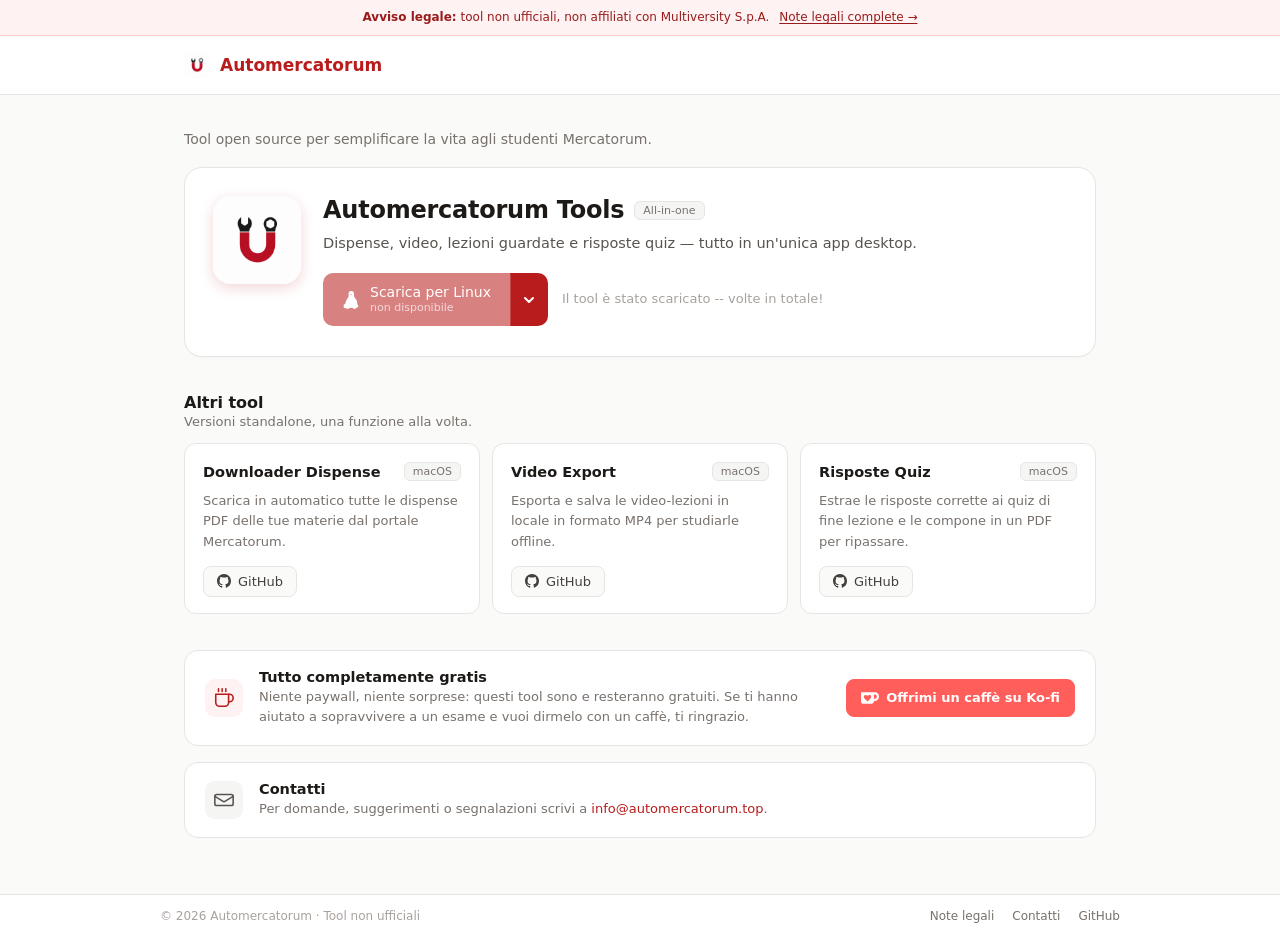
<file: index.html>
<!doctype html>
<html lang="it">
<head>
  <meta charset="utf-8" />
  <meta name="viewport" content="width=device-width, initial-scale=1" />
  <title>Automercatorum</title>
  <meta name="description" content="Tool open source non ufficiali per studenti dell'Universita Mercatorum." />
  <link rel="icon" type="image/png" href="img/logo.png" />
  <link rel="stylesheet" href="styles.css?v=2026-05-20a" />
</head>
<body>

  <div class="disclaimer" role="note">
    <strong>Avviso legale:</strong> tool non ufficiali, non affiliati con Multiversity S.p.A.
    <a href="legali.html">Note legali complete &rarr;</a>
  </div>

  <header>
    <div class="header-inner">
      <a class="brand" href="/">
        <img src="img/logo.png" alt="" class="brand-logo" />
        <span>Automercatorum</span>
      </a>
    </div>
  </header>

  <main>
    <p class="intro">Tool open source per semplificare la vita agli studenti Mercatorum.</p>

    <!-- HERO: all-in-one Tools -->
    <section class="hero" id="hero" data-owner="Automercatorum" data-repo="Web">
      <div class="hero-grid">
        <img src="img/logo.png" alt="" class="hero-logo" />
        <div class="hero-body">
          <div class="hero-head">
            <h1>Automercatorum Tools</h1>
            <span class="badge badge-bundle">All-in-one</span>
          </div>
          <p class="hero-sub">
            Dispense, video, lezioni guardate e risposte quiz — tutto in
            un'unica app desktop. <span class="hero-version" id="hero-version"></span>
          </p>

          <div class="hero-download-row">
            <div class="download" data-target="hero">
              <a class="btn-download primary"
                 href="#" id="hero-download-primary" rel="noopener">
                <span class="dl-icon" id="hero-download-icon" aria-hidden="true"></span>
                <span class="dl-text">
                  <span class="dl-label">Scarica per <span id="hero-download-os">macOS</span></span>
                  <span class="dl-meta" id="hero-download-meta"></span>
                </span>
              </a>
              <button class="btn-download caret" id="hero-download-toggle"
                      aria-haspopup="menu" aria-expanded="false"
                      aria-label="Altre piattaforme">
                <svg viewBox="0 0 12 12" width="12" height="12" aria-hidden="true">
                  <path d="M2 4l4 4 4-4" stroke="currentColor" fill="none"
                        stroke-width="2" stroke-linecap="round" stroke-linejoin="round"/>
                </svg>
              </button>
              <div class="dl-menu" id="hero-download-menu" role="menu" hidden>
                <a class="dl-item" data-platform="macos" role="menuitem"
                   href="#" rel="noopener">
                  <span class="dl-icon" data-platform-icon="macos" aria-hidden="true"></span>
                  <span class="dl-item-label">macOS</span>
                  <span class="dl-item-meta"></span>
                </a>
                <a class="dl-item" data-platform="windows" role="menuitem"
                   href="#" rel="noopener">
                  <span class="dl-icon" data-platform-icon="windows" aria-hidden="true"></span>
                  <span class="dl-item-label">Windows</span>
                  <span class="dl-item-meta"></span>
                </a>
                <a class="dl-item" data-platform="linux" role="menuitem"
                   href="#" rel="noopener">
                  <span class="dl-icon" data-platform-icon="linux" aria-hidden="true"></span>
                  <span class="dl-item-label">Linux</span>
                  <span class="dl-item-meta"></span>
                </a>
              </div>
            </div>
            <p class="download-count" id="dl-count">Il tool è stato scaricato -- volte in totale!</p>
          </div>
        </div>
      </div>
    </section>

    <!-- ALTRI TOOL -->
    <section class="other-tools">
      <div class="other-head">
        <h2>Altri tool</h2>
        <p>Versioni standalone, una funzione alla volta.</p>
      </div>
      <div class="grid">

        <article class="card tool-card">
          <div class="card-top">
            <h3>Downloader Dispense</h3>
            <span class="badge">macOS</span>
          </div>
          <p>Scarica in automatico tutte le dispense PDF delle tue materie dal portale Mercatorum.</p>
          <div class="card-actions">
            <a class="btn-ghost" href="https://github.com/Automercatorum/Downloader-dispense" target="_blank" rel="noopener">
              <svg viewBox="0 0 16 16" fill="currentColor" aria-hidden="true" width="14" height="14">
                <path d="M8 0C3.58 0 0 3.58 0 8c0 3.54 2.29 6.53 5.47 7.59.4.07.55-.17.55-.38 0-.19-.01-.82-.01-1.49-2.01.37-2.53-.49-2.69-.94-.09-.23-.48-.94-.82-1.13-.28-.15-.68-.52-.01-.53.63-.01 1.08.58 1.23.82.72 1.21 1.87.87 2.33.66.07-.52.28-.87.51-1.07-1.78-.2-3.64-.89-3.64-3.95 0-.87.31-1.59.82-2.15-.08-.2-.36-1.02.08-2.12 0 0 .67-.21 2.2.82.64-.18 1.32-.27 2-.27.68 0 1.36.09 2 .27 1.53-1.04 2.2-.82 2.2-.82.44 1.1.16 1.92.08 2.12.51.56.82 1.27.82 2.15 0 3.07-1.87 3.75-3.65 3.95.29.25.54.73.54 1.48 0 1.07-.01 1.93-.01 2.2 0 .21.15.46.55.38A8.012 8.012 0 0 0 16 8c0-4.42-3.58-8-8-8z"/>
              </svg>
              GitHub
            </a>
          </div>
        </article>

        <article class="card tool-card">
          <div class="card-top">
            <h3>Video Export</h3>
            <span class="badge">macOS</span>
          </div>
          <p>Esporta e salva le video-lezioni in locale in formato MP4 per studiarle offline.</p>
          <div class="card-actions">
            <a class="btn-ghost" href="https://github.com/Automercatorum/Video-export" target="_blank" rel="noopener">
              <svg viewBox="0 0 16 16" fill="currentColor" aria-hidden="true" width="14" height="14">
                <path d="M8 0C3.58 0 0 3.58 0 8c0 3.54 2.29 6.53 5.47 7.59.4.07.55-.17.55-.38 0-.19-.01-.82-.01-1.49-2.01.37-2.53-.49-2.69-.94-.09-.23-.48-.94-.82-1.13-.28-.15-.68-.52-.01-.53.63-.01 1.08.58 1.23.82.72 1.21 1.87.87 2.33.66.07-.52.28-.87.51-1.07-1.78-.2-3.64-.89-3.64-3.95 0-.87.31-1.59.82-2.15-.08-.2-.36-1.02.08-2.12 0 0 .67-.21 2.2.82.64-.18 1.32-.27 2-.27.68 0 1.36.09 2 .27 1.53-1.04 2.2-.82 2.2-.82.44 1.1.16 1.92.08 2.12.51.56.82 1.27.82 2.15 0 3.07-1.87 3.75-3.65 3.95.29.25.54.73.54 1.48 0 1.07-.01 1.93-.01 2.2 0 .21.15.46.55.38A8.012 8.012 0 0 0 16 8c0-4.42-3.58-8-8-8z"/>
              </svg>
              GitHub
            </a>
          </div>
        </article>

        <article class="card tool-card">
          <div class="card-top">
            <h3>Risposte Quiz</h3>
            <span class="badge">macOS</span>
          </div>
          <p>Estrae le risposte corrette ai quiz di fine lezione e le compone in un PDF per ripassare.</p>
          <div class="card-actions">
            <a class="btn-ghost" href="https://github.com/Automercatorum/Risposte-quiz" target="_blank" rel="noopener">
              <svg viewBox="0 0 16 16" fill="currentColor" aria-hidden="true" width="14" height="14">
                <path d="M8 0C3.58 0 0 3.58 0 8c0 3.54 2.29 6.53 5.47 7.59.4.07.55-.17.55-.38 0-.19-.01-.82-.01-1.49-2.01.37-2.53-.49-2.69-.94-.09-.23-.48-.94-.82-1.13-.28-.15-.68-.52-.01-.53.63-.01 1.08.58 1.23.82.72 1.21 1.87.87 2.33.66.07-.52.28-.87.51-1.07-1.78-.2-3.64-.89-3.64-3.95 0-.87.31-1.59.82-2.15-.08-.2-.36-1.02.08-2.12 0 0 .67-.21 2.2.82.64-.18 1.32-.27 2-.27.68 0 1.36.09 2 .27 1.53-1.04 2.2-.82 2.2-.82.44 1.1.16 1.92.08 2.12.51.56.82 1.27.82 2.15 0 3.07-1.87 3.75-3.65 3.95.29.25.54.73.54 1.48 0 1.07-.01 1.93-.01 2.2 0 .21.15.46.55.38A8.012 8.012 0 0 0 16 8c0-4.42-3.58-8-8-8z"/>
              </svg>
              GitHub
            </a>
          </div>
        </article>

      </div>
    </section>

    <!-- SUPPORT -->
    <section class="support">
      <div class="support-card">
        <div class="support-icon" aria-hidden="true">
          <svg viewBox="0 0 24 24" fill="none" stroke="currentColor" stroke-width="1.7"
               stroke-linecap="round" stroke-linejoin="round">
            <path d="M17 8h1a4 4 0 0 1 0 8h-1"/>
            <path d="M3 8h14v9a4 4 0 0 1-4 4H7a4 4 0 0 1-4-4Z"/>
            <path d="M6 2v3"/>
            <path d="M10 2v3"/>
            <path d="M14 2v3"/>
          </svg>
        </div>
        <div class="support-body">
          <h2>Tutto completamente gratis</h2>
          <p>
            Niente paywall, niente sorprese: questi tool sono e resteranno gratuiti.
            Se ti hanno aiutato a sopravvivere a un esame e vuoi dirmelo con un caffè, ti ringrazio.
          </p>
        </div>
        <a class="kofi-btn" href="https://ko-fi.com/yodddd" target="_blank" rel="noopener">
          <svg viewBox="0 0 24 24" fill="currentColor" aria-hidden="true" width="18" height="18">
            <path d="M23.881 8.948c-.773-4.085-4.859-4.593-4.859-4.593H.723c-.604 0-.679.798-.679.798s-.082 7.324-.022 11.822c.164 2.424 2.586 2.672 2.586 2.672s8.267-.023 11.966-.049c2.438-.426 2.683-2.566 2.658-3.734 4.352.24 7.422-2.831 6.649-6.916zm-11.062 3.511c-1.246 1.453-4.011 3.976-4.011 3.976s-.121.119-.31.023c-.076-.057-.108-.09-.108-.09-.443-.441-3.368-3.049-4.034-3.954-.709-.965-1.041-2.7-.091-3.71.951-1.01 3.005-1.086 4.363.407 0 0 1.565-1.782 3.468-.963 1.904.82 1.832 3.011.723 4.311zm6.173.478c-.928.116-1.682.028-1.682.028V7.284h1.77s1.971.551 1.971 2.638c0 1.913-.985 2.667-2.059 3.015z"/>
          </svg>
          Offrimi un caffè su Ko-fi
        </a>
      </div>
    </section>

    <!-- CONTACT -->
    <section class="contact">
      <div class="contact-card" style="display:flex;align-items:center;gap:16px;background:#fff;border:1px solid #e7e5e4;border-radius:14px;padding:18px 20px">
        <div class="contact-icon" aria-hidden="true" style="width:38px;height:38px;flex:0 0 38px;border-radius:10px;background:#f5f5f4;color:#57534e;display:inline-flex;align-items:center;justify-content:center;overflow:hidden">
          <svg viewBox="0 0 24 24" width="22" height="22" fill="none" stroke="currentColor" stroke-width="1.7"
               stroke-linecap="round" stroke-linejoin="round" style="width:22px;height:22px;flex:none">
            <path d="M4 6h16a2 2 0 0 1 2 2v8a2 2 0 0 1-2 2H4a2 2 0 0 1-2-2V8a2 2 0 0 1 2-2Z"/>
            <path d="m2 8 10 6 10-6"/>
          </svg>
        </div>
        <div class="contact-body" style="flex:1;min-width:0">
          <h2 style="font-size:14.5px;font-weight:600;color:#1c1917;margin-bottom:2px">Contatti</h2>
          <p style="font-size:13px;color:#78716c;line-height:1.55;margin:0">
            Per domande, suggerimenti o segnalazioni scrivi a
            <a href="mailto:info@automercatorum.top" style="color:#b91c1c;font-weight:500;text-decoration:none">info@automercatorum.top</a>.
          </p>
        </div>
      </div>
    </section>
  </main>

  <footer>
    <div class="footer-inner">
      <span>&copy; <span id="copyright-year"></span> Automercatorum &middot; Tool non ufficiali</span>
      <nav class="footer-nav">
        <a href="legali.html">Note legali</a>
        <a href="mailto:info@automercatorum.top">Contatti</a>
        <a href="https://github.com/Automercatorum" target="_blank" rel="noopener">GitHub</a>
      </nav>
    </div>
  </footer>

  <script src="releases.js"></script>
  <script>
    const WORKER = "https://download-counter.alessioiodiceuni.workers.dev";
    const COUNT_PLACEHOLDER = "Il tool è stato scaricato -- volte in totale!";
    const btn = document.getElementById("hero-download-primary");
    const countEl = document.getElementById("dl-count");

    function renderCount(count) {
      if (!countEl) return;
      if (!Number.isFinite(count)) {
        countEl.textContent = COUNT_PLACEHOLDER;
        return;
      }
      countEl.textContent = `Il tool è stato scaricato ${count} volte in totale!`;
    }

    async function loadCount() {
      try {
        const response = await fetch(WORKER);
        if (!response.ok) throw new Error("Count fetch failed");
        const data = await response.json();
        renderCount(Number(data.count));
      } catch {
        renderCount(null);
      }
    }

    loadCount();

    function incrementCount() {
      fetch(WORKER, { method: "POST", keepalive: true })
        .then((response) => response.ok ? response.json() : null)
        .then((data) => {
          if (data) renderCount(Number(data.count));
        })
        .catch(() => {});
    }

    btn?.addEventListener("click", incrementCount);
  </script>
</body>
</html>
</file>
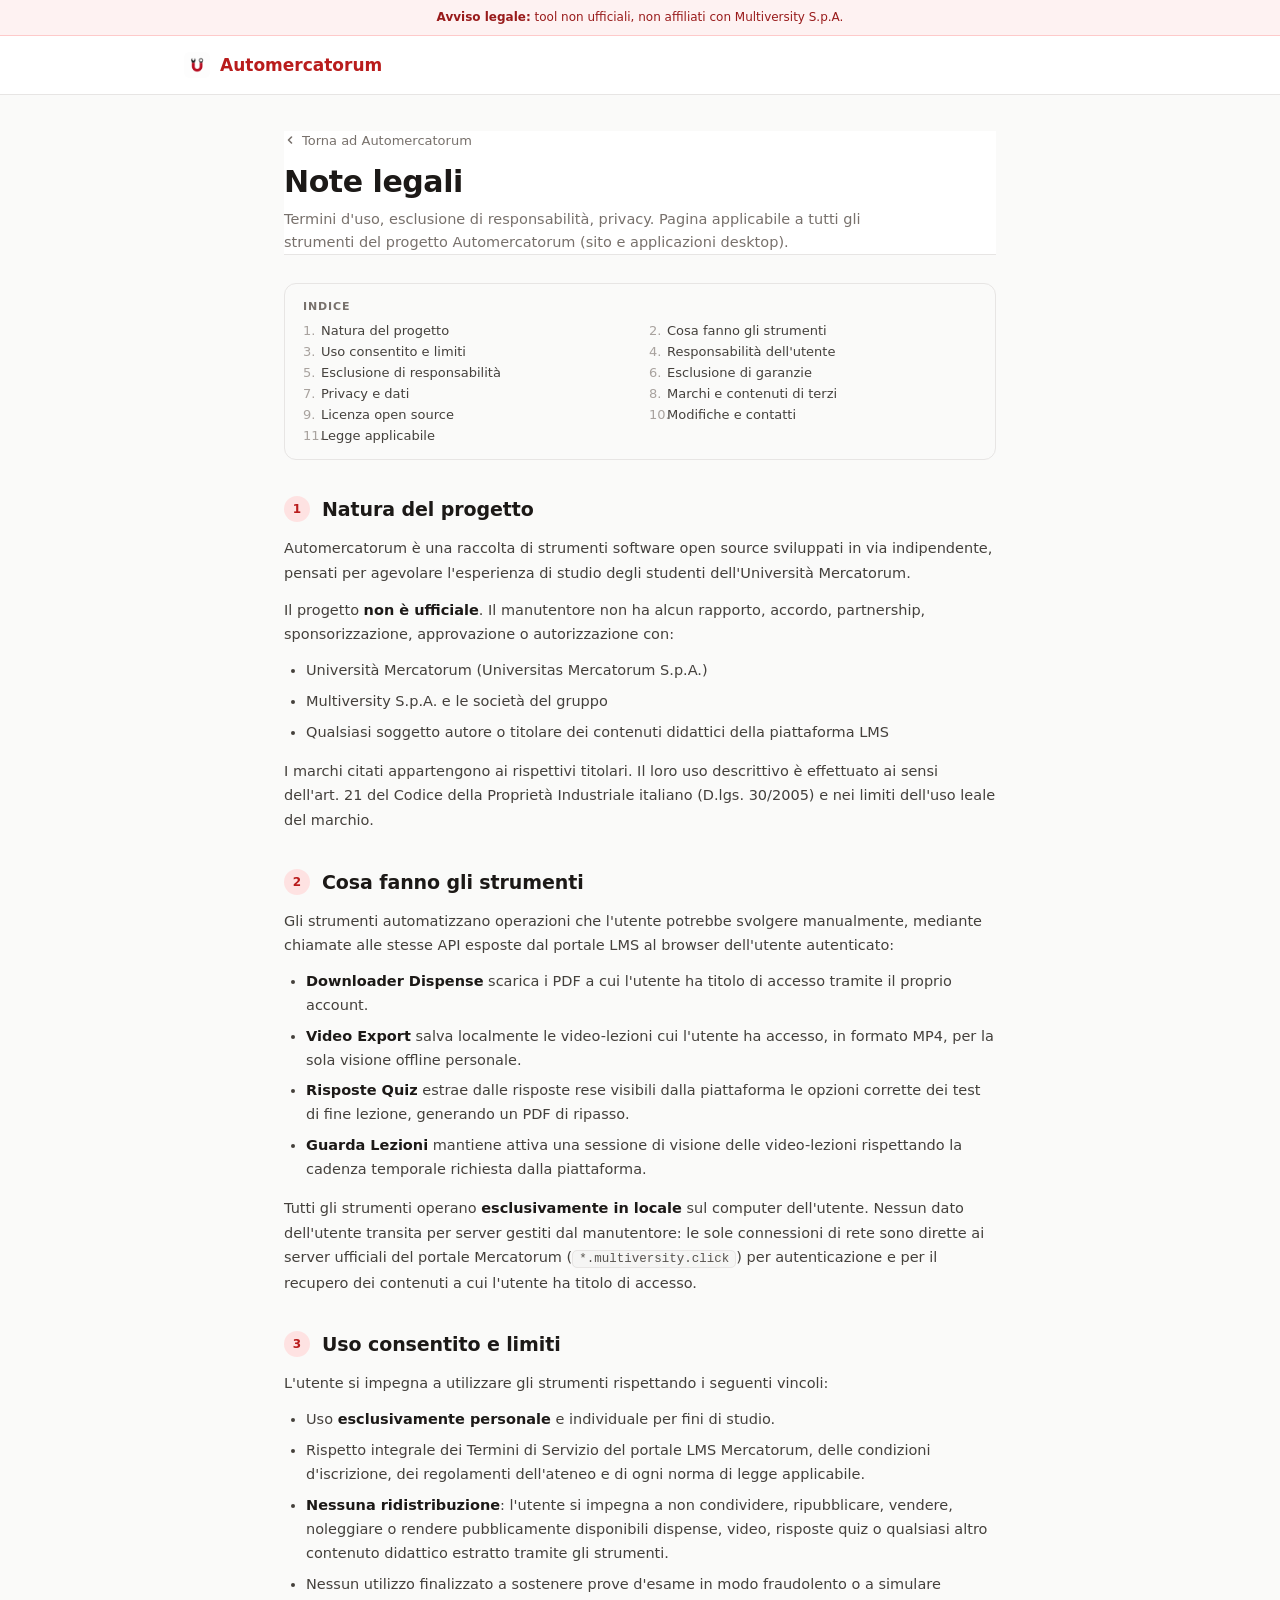
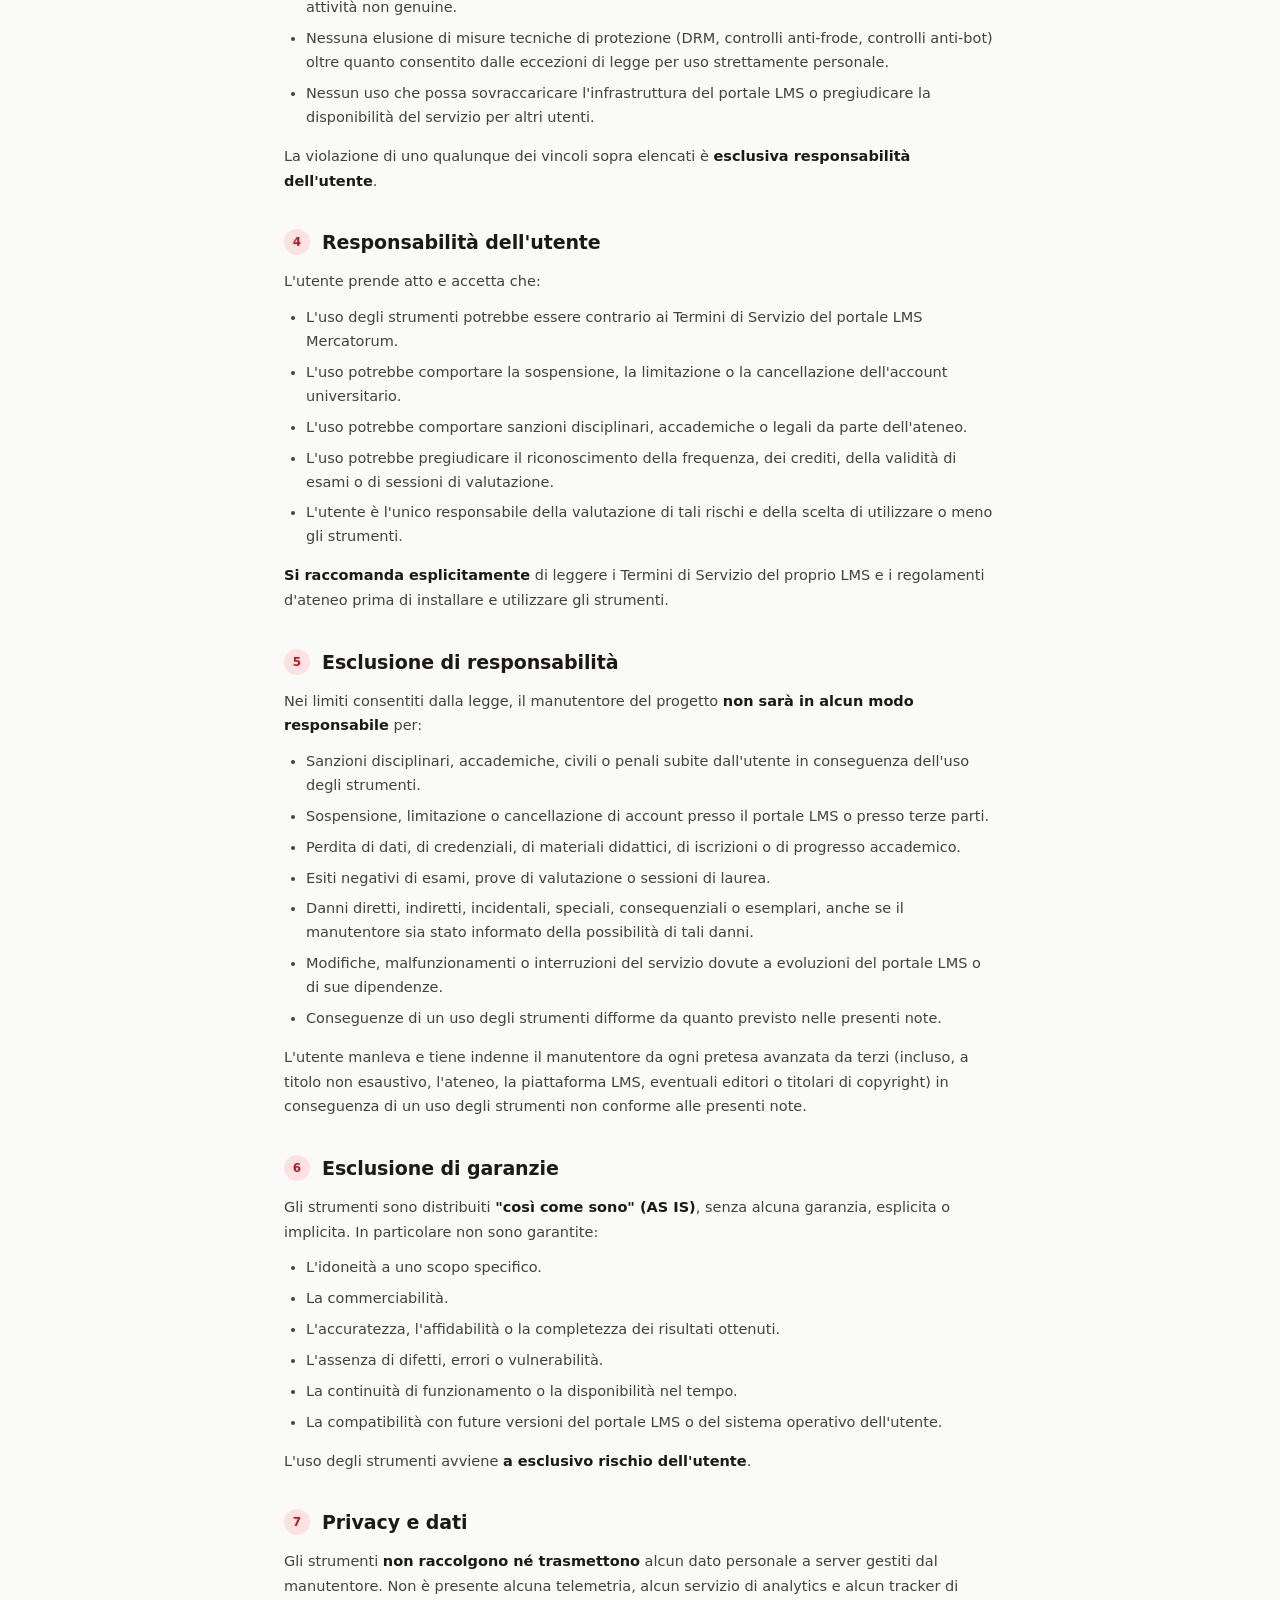
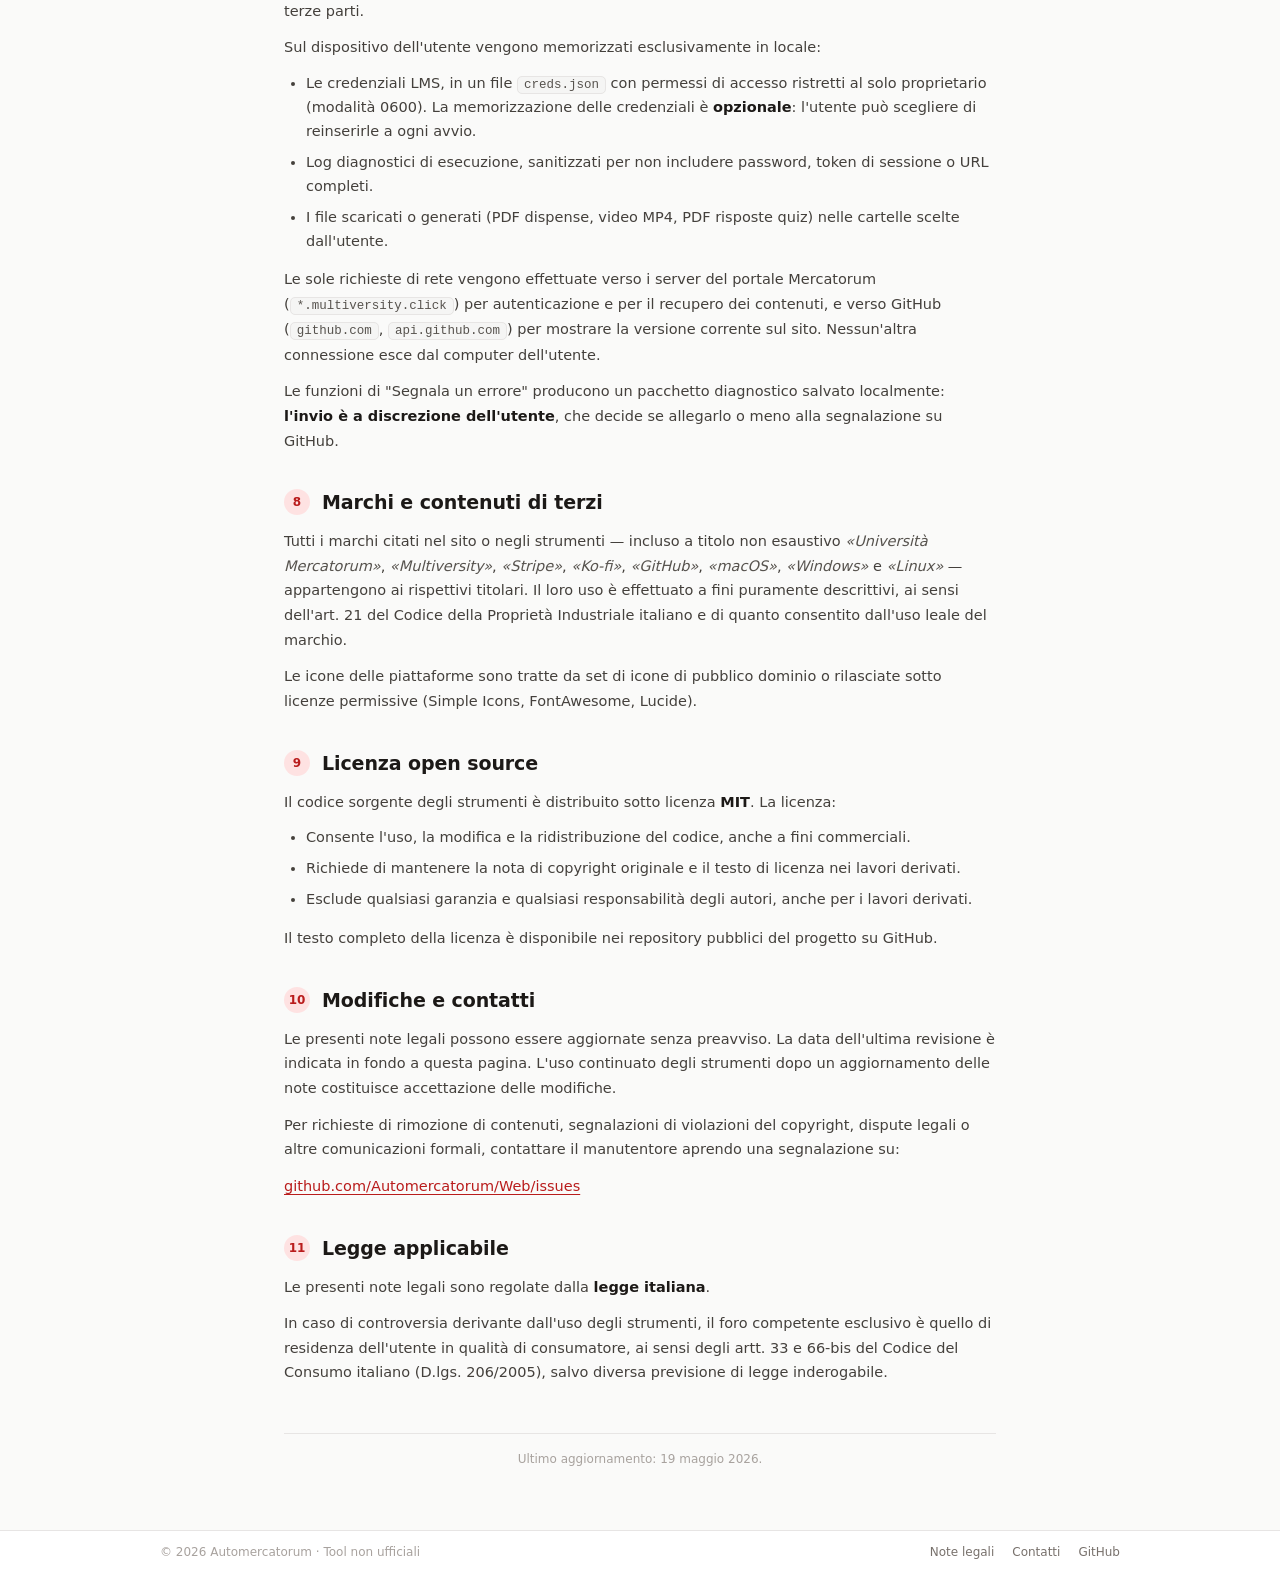
<file: legali.html>
<!doctype html>
<html lang="it">
<head>
  <meta charset="utf-8" />
  <meta name="viewport" content="width=device-width, initial-scale=1" />
  <title>Note legali — Automercatorum</title>
  <meta name="description" content="Termini d'uso, esclusione di responsabilità e privacy degli strumenti Automercatorum." />
  <link rel="icon" type="image/png" href="img/logo.png" />
  <link rel="stylesheet" href="styles.css?v=2026-05-19c" />
</head>
<body class="legal-body">

  <div class="disclaimer" role="note">
    <strong>Avviso legale:</strong> tool non ufficiali, non affiliati con Multiversity S.p.A.
  </div>

  <header>
    <div class="header-inner">
      <a class="brand" href="index.html">
        <img src="img/logo.png" alt="" class="brand-logo" />
        <span>Automercatorum</span>
      </a>
    </div>
  </header>

  <main class="legal">
    <article>
      <header class="legal-hero">
        <a href="index.html" class="back-link">
          <svg viewBox="0 0 12 12" width="12" height="12" aria-hidden="true">
            <path d="M7.5 9L4.5 6l3-3" stroke="currentColor" stroke-width="1.6"
                  fill="none" stroke-linecap="round" stroke-linejoin="round"/>
          </svg>
          Torna ad Automercatorum
        </a>
        <h1>Note legali</h1>
        <p class="legal-sub">
          Termini d'uso, esclusione di responsabilità, privacy. Pagina applicabile a tutti
          gli strumenti del progetto Automercatorum (sito e applicazioni desktop).
        </p>
      </header>

      <nav class="legal-toc" aria-label="Indice delle sezioni">
        <h2>Indice</h2>
        <ol>
          <li><a href="#natura">Natura del progetto</a></li>
          <li><a href="#funzionamento">Cosa fanno gli strumenti</a></li>
          <li><a href="#uso-consentito">Uso consentito e limiti</a></li>
          <li><a href="#responsabilita-utente">Responsabilità dell'utente</a></li>
          <li><a href="#esclusione-responsabilita">Esclusione di responsabilità</a></li>
          <li><a href="#esclusione-garanzie">Esclusione di garanzie</a></li>
          <li><a href="#privacy">Privacy e dati</a></li>
          <li><a href="#marchi">Marchi e contenuti di terzi</a></li>
          <li><a href="#licenza">Licenza open source</a></li>
          <li><a href="#modifiche">Modifiche e contatti</a></li>
          <li><a href="#legge">Legge applicabile</a></li>
        </ol>
      </nav>

      <section id="natura" class="legal-section">
        <h2><span class="legal-num">1</span>Natura del progetto</h2>
        <p>
          Automercatorum è una raccolta di strumenti software open source sviluppati in
          via indipendente, pensati per agevolare l'esperienza di studio degli studenti
          dell'Università Mercatorum.
        </p>
        <p>
          Il progetto <strong>non è ufficiale</strong>. Il manutentore non ha alcun rapporto,
          accordo, partnership, sponsorizzazione, approvazione o autorizzazione con:
        </p>
        <ul>
          <li>Università Mercatorum (Universitas Mercatorum S.p.A.)</li>
          <li>Multiversity S.p.A. e le società del gruppo</li>
          <li>Qualsiasi soggetto autore o titolare dei contenuti didattici della piattaforma LMS</li>
        </ul>
        <p>
          I marchi citati appartengono ai rispettivi titolari. Il loro uso descrittivo è
          effettuato ai sensi dell'art. 21 del Codice della Proprietà Industriale italiano
          (D.lgs. 30/2005) e nei limiti dell'uso leale del marchio.
        </p>
      </section>

      <section id="funzionamento" class="legal-section">
        <h2><span class="legal-num">2</span>Cosa fanno gli strumenti</h2>
        <p>
          Gli strumenti automatizzano operazioni che l'utente potrebbe svolgere manualmente,
          mediante chiamate alle stesse API esposte dal portale LMS al browser dell'utente
          autenticato:
        </p>
        <ul>
          <li><strong>Downloader Dispense</strong> scarica i PDF a cui l'utente ha titolo di accesso tramite il proprio account.</li>
          <li><strong>Video Export</strong> salva localmente le video-lezioni cui l'utente ha accesso, in formato MP4, per la sola visione offline personale.</li>
          <li><strong>Risposte Quiz</strong> estrae dalle risposte rese visibili dalla piattaforma le opzioni corrette dei test di fine lezione, generando un PDF di ripasso.</li>
          <li><strong>Guarda Lezioni</strong> mantiene attiva una sessione di visione delle video-lezioni rispettando la cadenza temporale richiesta dalla piattaforma.</li>
        </ul>
        <p>
          Tutti gli strumenti operano <strong>esclusivamente in locale</strong> sul computer
          dell'utente. Nessun dato dell'utente transita per server gestiti dal manutentore:
          le sole connessioni di rete sono dirette ai server ufficiali del portale Mercatorum
          (<code>*.multiversity.click</code>) per autenticazione e per il recupero dei
          contenuti a cui l'utente ha titolo di accesso.
        </p>
      </section>

      <section id="uso-consentito" class="legal-section">
        <h2><span class="legal-num">3</span>Uso consentito e limiti</h2>
        <p>L'utente si impegna a utilizzare gli strumenti rispettando i seguenti vincoli:</p>
        <ul>
          <li>Uso <strong>esclusivamente personale</strong> e individuale per fini di studio.</li>
          <li>Rispetto integrale dei Termini di Servizio del portale LMS Mercatorum, delle condizioni d'iscrizione, dei regolamenti dell'ateneo e di ogni norma di legge applicabile.</li>
          <li><strong>Nessuna ridistribuzione</strong>: l'utente si impegna a non condividere, ripubblicare, vendere, noleggiare o rendere pubblicamente disponibili dispense, video, risposte quiz o qualsiasi altro contenuto didattico estratto tramite gli strumenti.</li>
          <li>Nessun utilizzo finalizzato a sostenere prove d'esame in modo fraudolento o a simulare attività non genuine.</li>
          <li>Nessuna elusione di misure tecniche di protezione (DRM, controlli anti-frode, controlli anti-bot) oltre quanto consentito dalle eccezioni di legge per uso strettamente personale.</li>
          <li>Nessun uso che possa sovraccaricare l'infrastruttura del portale LMS o pregiudicare la disponibilità del servizio per altri utenti.</li>
        </ul>
        <p>
          La violazione di uno qualunque dei vincoli sopra elencati è
          <strong>esclusiva responsabilità dell'utente</strong>.
        </p>
      </section>

      <section id="responsabilita-utente" class="legal-section">
        <h2><span class="legal-num">4</span>Responsabilità dell'utente</h2>
        <p>L'utente prende atto e accetta che:</p>
        <ul>
          <li>L'uso degli strumenti potrebbe essere contrario ai Termini di Servizio del portale LMS Mercatorum.</li>
          <li>L'uso potrebbe comportare la sospensione, la limitazione o la cancellazione dell'account universitario.</li>
          <li>L'uso potrebbe comportare sanzioni disciplinari, accademiche o legali da parte dell'ateneo.</li>
          <li>L'uso potrebbe pregiudicare il riconoscimento della frequenza, dei crediti, della validità di esami o di sessioni di valutazione.</li>
          <li>L'utente è l'unico responsabile della valutazione di tali rischi e della scelta di utilizzare o meno gli strumenti.</li>
        </ul>
        <p>
          <strong>Si raccomanda esplicitamente</strong> di leggere i Termini di Servizio del
          proprio LMS e i regolamenti d'ateneo prima di installare e utilizzare gli strumenti.
        </p>
      </section>

      <section id="esclusione-responsabilita" class="legal-section">
        <h2><span class="legal-num">5</span>Esclusione di responsabilità</h2>
        <p>
          Nei limiti consentiti dalla legge, il manutentore del progetto <strong>non sarà
          in alcun modo responsabile</strong> per:
        </p>
        <ul>
          <li>Sanzioni disciplinari, accademiche, civili o penali subite dall'utente in conseguenza dell'uso degli strumenti.</li>
          <li>Sospensione, limitazione o cancellazione di account presso il portale LMS o presso terze parti.</li>
          <li>Perdita di dati, di credenziali, di materiali didattici, di iscrizioni o di progresso accademico.</li>
          <li>Esiti negativi di esami, prove di valutazione o sessioni di laurea.</li>
          <li>Danni diretti, indiretti, incidentali, speciali, consequenziali o esemplari, anche se il manutentore sia stato informato della possibilità di tali danni.</li>
          <li>Modifiche, malfunzionamenti o interruzioni del servizio dovute a evoluzioni del portale LMS o di sue dipendenze.</li>
          <li>Conseguenze di un uso degli strumenti difforme da quanto previsto nelle presenti note.</li>
        </ul>
        <p>
          L'utente manleva e tiene indenne il manutentore da ogni pretesa avanzata da terzi
          (incluso, a titolo non esaustivo, l'ateneo, la piattaforma LMS, eventuali editori
          o titolari di copyright) in conseguenza di un uso degli strumenti non conforme
          alle presenti note.
        </p>
      </section>

      <section id="esclusione-garanzie" class="legal-section">
        <h2><span class="legal-num">6</span>Esclusione di garanzie</h2>
        <p>
          Gli strumenti sono distribuiti <strong>"così come sono" (AS IS)</strong>, senza
          alcuna garanzia, esplicita o implicita. In particolare non sono garantite:
        </p>
        <ul>
          <li>L'idoneità a uno scopo specifico.</li>
          <li>La commerciabilità.</li>
          <li>L'accuratezza, l'affidabilità o la completezza dei risultati ottenuti.</li>
          <li>L'assenza di difetti, errori o vulnerabilità.</li>
          <li>La continuità di funzionamento o la disponibilità nel tempo.</li>
          <li>La compatibilità con future versioni del portale LMS o del sistema operativo dell'utente.</li>
        </ul>
        <p>L'uso degli strumenti avviene <strong>a esclusivo rischio dell'utente</strong>.</p>
      </section>

      <section id="privacy" class="legal-section">
        <h2><span class="legal-num">7</span>Privacy e dati</h2>
        <p>
          Gli strumenti <strong>non raccolgono né trasmettono</strong> alcun dato personale
          a server gestiti dal manutentore. Non è presente alcuna telemetria, alcun servizio
          di analytics e alcun tracker di terze parti.
        </p>
        <p>Sul dispositivo dell'utente vengono memorizzati esclusivamente in locale:</p>
        <ul>
          <li>Le credenziali LMS, in un file <code>creds.json</code> con permessi di accesso ristretti al solo proprietario (modalità 0600). La memorizzazione delle credenziali è <strong>opzionale</strong>: l'utente può scegliere di reinserirle a ogni avvio.</li>
          <li>Log diagnostici di esecuzione, sanitizzati per non includere password, token di sessione o URL completi.</li>
          <li>I file scaricati o generati (PDF dispense, video MP4, PDF risposte quiz) nelle cartelle scelte dall'utente.</li>
        </ul>
        <p>
          Le sole richieste di rete vengono effettuate verso i server del portale Mercatorum
          (<code>*.multiversity.click</code>) per autenticazione e per il recupero dei
          contenuti, e verso GitHub (<code>github.com</code>, <code>api.github.com</code>) per
          mostrare la versione corrente sul sito. Nessun'altra connessione esce dal computer
          dell'utente.
        </p>
        <p>
          Le funzioni di "Segnala un errore" producono un pacchetto diagnostico salvato
          localmente: <strong>l'invio è a discrezione dell'utente</strong>, che decide se
          allegarlo o meno alla segnalazione su GitHub.
        </p>
      </section>

      <section id="marchi" class="legal-section">
        <h2><span class="legal-num">8</span>Marchi e contenuti di terzi</h2>
        <p>
          Tutti i marchi citati nel sito o negli strumenti — incluso a titolo non esaustivo
          <em>«Università Mercatorum»</em>, <em>«Multiversity»</em>, <em>«Stripe»</em>,
          <em>«Ko-fi»</em>, <em>«GitHub»</em>, <em>«macOS»</em>, <em>«Windows»</em> e
          <em>«Linux»</em> — appartengono ai rispettivi titolari. Il loro uso è effettuato
          a fini puramente descrittivi, ai sensi dell'art. 21 del Codice della Proprietà
          Industriale italiano e di quanto consentito dall'uso leale del marchio.
        </p>
        <p>
          Le icone delle piattaforme sono tratte da set di icone di pubblico dominio o
          rilasciate sotto licenze permissive (Simple Icons, FontAwesome, Lucide).
        </p>
      </section>

      <section id="licenza" class="legal-section">
        <h2><span class="legal-num">9</span>Licenza open source</h2>
        <p>Il codice sorgente degli strumenti è distribuito sotto licenza <strong>MIT</strong>. La licenza:</p>
        <ul>
          <li>Consente l'uso, la modifica e la ridistribuzione del codice, anche a fini commerciali.</li>
          <li>Richiede di mantenere la nota di copyright originale e il testo di licenza nei lavori derivati.</li>
          <li>Esclude qualsiasi garanzia e qualsiasi responsabilità degli autori, anche per i lavori derivati.</li>
        </ul>
        <p>
          Il testo completo della licenza è disponibile nei repository pubblici del progetto su GitHub.
        </p>
      </section>

      <section id="modifiche" class="legal-section">
        <h2><span class="legal-num">10</span>Modifiche e contatti</h2>
        <p>
          Le presenti note legali possono essere aggiornate senza preavviso. La data
          dell'ultima revisione è indicata in fondo a questa pagina. L'uso continuato degli
          strumenti dopo un aggiornamento delle note costituisce accettazione delle modifiche.
        </p>
        <p>
          Per richieste di rimozione di contenuti, segnalazioni di violazioni del copyright,
          dispute legali o altre comunicazioni formali, contattare il manutentore aprendo
          una segnalazione su:
        </p>
        <p>
          <a href="https://github.com/Automercatorum/Web/issues" target="_blank" rel="noopener">
            github.com/Automercatorum/Web/issues
          </a>
        </p>
      </section>

      <section id="legge" class="legal-section">
        <h2><span class="legal-num">11</span>Legge applicabile</h2>
        <p>Le presenti note legali sono regolate dalla <strong>legge italiana</strong>.</p>
        <p>
          In caso di controversia derivante dall'uso degli strumenti, il foro competente
          esclusivo è quello di residenza dell'utente in qualità di consumatore, ai sensi
          degli artt. 33 e 66-bis del Codice del Consumo italiano (D.lgs. 206/2005), salvo
          diversa previsione di legge inderogabile.
        </p>
      </section>

      <p class="legal-meta">Ultimo aggiornamento: 19 maggio 2026.</p>
    </article>
  </main>

  <footer>
    <div class="footer-inner">
      <span>&copy; <span id="copyright-year"></span> Automercatorum &middot; Tool non ufficiali</span>
      <nav class="footer-nav">
        <a href="legali.html">Note legali</a>
        <a href="mailto:info@automercatorum.top">Contatti</a>
        <a href="https://github.com/Automercatorum" target="_blank" rel="noopener">GitHub</a>
      </nav>
    </div>
  </footer>

  <script>
    document.getElementById("copyright-year").textContent = String(new Date().getFullYear());
  </script>
</body>
</html>
</file>
<file: styles.css>
/* ----- reset ----- */
*, *::before, *::after { box-sizing: border-box; margin: 0; padding: 0; }

body {
  font-family: -apple-system, BlinkMacSystemFont, "Segoe UI", system-ui, sans-serif;
  background: #fafaf9;
  color: #1c1917;
  min-height: 100vh;
  display: flex;
  flex-direction: column;
}

/* ----- top strip ----- */
.disclaimer {
  background: #fef2f2;
  border-bottom: 1px solid #fecaca;
  color: #991b1b;
  font-size: 12px;
  text-align: center;
  padding: 9px 16px;
  line-height: 1.45;
}

.disclaimer strong {
  font-weight: 700;
}

.disclaimer a {
  color: inherit;
  font-weight: 500;
  text-decoration: underline;
  text-decoration-thickness: 1px;
  text-underline-offset: 2px;
  margin-left: 6px;
}

.disclaimer a:hover {
  color: #7f1d1d;
}

header {
  background: #fff;
  border-bottom: 1px solid #e7e5e4;
}

.header-inner {
  max-width: 960px;
  margin: 0 auto;
  padding: 16px 24px;
  display: flex;
  align-items: center;
  justify-content: space-between;
}

.brand {
  display: inline-flex;
  align-items: center;
  gap: 10px;
  font-size: 17px;
  font-weight: 600;
  color: #b91c1c;
  text-decoration: none;
}

.brand-logo {
  width: 26px;
  height: 26px;
  border-radius: 6px;
  display: block;
}

/* ----- main ----- */
main {
  flex: 1;
  max-width: 960px;
  margin: 0 auto;
  width: 100%;
  padding: 36px 24px 56px;
}

.intro {
  font-size: 14px;
  color: #78716c;
  margin-bottom: 20px;
}

/* ----- HERO (Tools all-in-one) ----- */
.hero {
  background: #fff;
  border: 1px solid #e7e5e4;
  border-radius: 18px;
  padding: 28px 28px 30px;
  margin-bottom: 36px;
  box-shadow: 0 1px 0 rgba(0,0,0,0.02);
}

.hero-grid {
  display: grid;
  grid-template-columns: 88px 1fr;
  gap: 22px;
  align-items: start;
}

.hero-logo {
  width: 88px;
  height: 88px;
  border-radius: 18px;
  box-shadow: 0 4px 14px rgba(185, 28, 28, 0.18);
}

.hero-head {
  display: flex;
  align-items: center;
  gap: 10px;
  flex-wrap: wrap;
}

.hero-head h1 {
  font-size: 24px;
  font-weight: 700;
  color: #1c1917;
  letter-spacing: -0.01em;
}

.badge-bundle {
  background: #fee2e2;
  color: #991b1b;
  border-color: #fecaca;
}

.hero-sub {
  margin-top: 8px;
  font-size: 14.5px;
  color: #57534e;
  line-height: 1.55;
}

.hero-version {
  display: inline-block;
  margin-left: 4px;
  color: #a8a29e;
  font-size: 13px;
}

/* ----- download control ----- */
.download {
  position: relative;
  display: inline-flex;
  margin-top: 18px;
}

.hero-download-row {
  display: flex;
  align-items: center;
  gap: 14px;
  flex-wrap: wrap;
}

.download-count {
  margin: 18px 0 0;
  font-size: 13px;
  color: #a8a29e;
  line-height: 1.45;
}

.btn-download {
  display: inline-flex;
  align-items: center;
  gap: 10px;
  padding: 11px 18px;
  font-size: 14px;
  font-weight: 500;
  text-decoration: none;
  border: 1px solid transparent;
  border-radius: 10px 0 0 10px;
  cursor: pointer;
  transition: background 0.12s, color 0.12s, border-color 0.12s;
  background: #b91c1c;
  color: #fff;
  font-family: inherit;
}

.btn-download.primary:hover {
  background: #991b1b;
}

.btn-download.caret {
  border-radius: 0 10px 10px 0;
  padding: 11px 12px;
  border-left: 1px solid rgba(255,255,255,0.18);
}

.btn-download.caret:hover {
  background: #991b1b;
}

.btn-download[aria-expanded="true"] {
  background: #991b1b;
}

.btn-download[disabled],
.btn-download[aria-disabled="true"] {
  opacity: 0.55;
  cursor: not-allowed;
  pointer-events: none;
}

.dl-icon {
  display: inline-flex;
  width: 18px;
  height: 18px;
  flex-shrink: 0;
}

.dl-icon svg {
  width: 100%;
  height: 100%;
  display: block;
  color: currentColor;
  fill: currentColor;
}

.dl-text {
  display: inline-flex;
  flex-direction: column;
  align-items: flex-start;
  line-height: 1.1;
}

.dl-label { font-size: 14px; font-weight: 500; }
.dl-meta  {
  font-size: 11px;
  color: rgba(255,255,255,0.7);
  margin-top: 2px;
  font-weight: 400;
}

.btn-download.compact {
  padding: 8px 12px;
  font-size: 13px;
}
.btn-download.compact .dl-label { font-size: 13px; }
.btn-download.compact .dl-meta  { font-size: 10.5px; }
.btn-download.compact.caret { padding: 8px 9px; }

/* ----- platform menu ----- */
.dl-menu {
  position: absolute;
  top: calc(100% + 6px);
  right: 0;
  min-width: 220px;
  background: #fff;
  border: 1px solid #e7e5e4;
  border-radius: 12px;
  box-shadow: 0 12px 28px rgba(0,0,0,0.08), 0 2px 6px rgba(0,0,0,0.04);
  padding: 6px;
  z-index: 30;
}

.dl-menu[hidden] { display: none; }

.dl-item {
  display: flex;
  align-items: center;
  gap: 10px;
  padding: 9px 10px;
  border-radius: 8px;
  font-size: 13.5px;
  color: #1c1917;
  text-decoration: none;
  transition: background 0.1s;
}

.dl-item:hover { background: #f5f5f4; }

.dl-item .dl-icon {
  color: #57534e;
  width: 16px;
  height: 16px;
}

.dl-item-label {
  flex: 1;
  font-weight: 500;
}

.dl-item-meta {
  font-size: 11px;
  color: #a8a29e;
}

.dl-item[aria-disabled="true"] {
  opacity: 0.55;
  pointer-events: none;
}

.dl-item[aria-disabled="true"] .dl-item-meta {
  color: #a8a29e;
}


/* ----- altri tool grid ----- */
.other-head {
  margin-bottom: 14px;
}

.other-head h2 {
  font-size: 16px;
  font-weight: 600;
  color: #1c1917;
}

.other-head p {
  font-size: 13px;
  color: #78716c;
  margin-top: 2px;
}

.grid {
  display: grid;
  grid-template-columns: repeat(auto-fill, minmax(280px, 1fr));
  gap: 12px;
}

.card {
  background: #fff;
  border: 1px solid #e7e5e4;
  border-radius: 12px;
  padding: 18px 18px 16px;
  display: flex;
  flex-direction: column;
  gap: 10px;
}

.card-top {
  display: flex;
  align-items: center;
  justify-content: space-between;
}

.card h3 {
  font-size: 14.5px;
  font-weight: 600;
  color: #1c1917;
}

.badge {
  font-size: 11px;
  font-weight: 500;
  color: #78716c;
  background: #f5f5f4;
  border: 1px solid #e7e5e4;
  border-radius: 6px;
  padding: 2px 8px;
}

.card p {
  font-size: 13px;
  color: #78716c;
  line-height: 1.55;
  flex: 1;
}

.card-actions {
  display: flex;
  margin-top: 4px;
  position: relative;
}

.btn-ghost {
  display: inline-flex;
  align-items: center;
  gap: 7px;
  padding: 7px 13px;
  font-size: 13px;
  font-weight: 500;
  text-decoration: none;
  color: #44403c;
  background: #fafaf9;
  border: 1px solid #e7e5e4;
  border-radius: 8px;
  transition: background 0.12s, color 0.12s, border-color 0.12s;
}

.btn-ghost:hover {
  background: #fff;
  color: #1c1917;
  border-color: #d6d3d1;
}

/* ----- contact ----- */
.contact {
  margin-top: 16px;
}

.contact-card {
  background: #fff;
  border: 1px solid #e7e5e4;
  border-radius: 14px;
  padding: 18px 20px;
  display: flex;
  align-items: center;
  gap: 16px;
}

.contact-icon {
  width: 38px;
  height: 38px;
  flex-shrink: 0;
  border-radius: 10px;
  background: #f5f5f4;
  color: #57534e;
  display: inline-flex;
  align-items: center;
  justify-content: center;
  overflow: hidden;
}

.contact-icon svg {
  width: 22px;
  height: 22px;
  max-width: 22px;
  max-height: 22px;
}

.contact-body {
  flex: 1;
  min-width: 0;
}

.contact-body h2 {
  font-size: 14.5px;
  font-weight: 600;
  color: #1c1917;
  margin-bottom: 2px;
}

.contact-body p {
  font-size: 13px;
  color: #78716c;
  line-height: 1.55;
}

.contact-body a {
  color: #b91c1c;
  font-weight: 500;
  text-decoration: none;
  word-break: break-word;
}

.contact-body a:hover {
  text-decoration: underline;
}

/* ----- support / Ko-fi ----- */
.support {
  margin-top: 36px;
}

.support-card {
  background: #fff;
  border: 1px solid #e7e5e4;
  border-radius: 14px;
  padding: 18px 20px;
  display: flex;
  align-items: center;
  gap: 16px;
}

.support-icon {
  width: 38px;
  height: 38px;
  flex-shrink: 0;
  border-radius: 10px;
  background: #fef2f2;
  color: #b91c1c;
  display: inline-flex;
  align-items: center;
  justify-content: center;
}

.support-icon svg {
  width: 22px;
  height: 22px;
}

.support-body {
  flex: 1;
  min-width: 0;
}

.support-body h2 {
  font-size: 14.5px;
  font-weight: 600;
  color: #1c1917;
  margin-bottom: 2px;
}

.support-body p {
  font-size: 13px;
  color: #78716c;
  line-height: 1.55;
}

.kofi-btn {
  display: inline-flex;
  align-items: center;
  gap: 7px;
  padding: 9px 14px;
  font-size: 13px;
  font-weight: 600;
  color: #fff;
  background: #ff5e5b;
  border: 1px solid #ff5e5b;
  border-radius: 8px;
  text-decoration: none;
  flex-shrink: 0;
  transition: background 0.12s, border-color 0.12s, transform 0.08s;
  white-space: nowrap;
}

.kofi-btn:hover {
  background: #f04945;
  border-color: #f04945;
}

.kofi-btn:active {
  transform: translateY(1px);
}

/* ----- legal page ----- */
.legal {
  max-width: 760px;
  margin: 0 auto;
  width: 100%;
  padding: 36px 24px 64px;
  flex: 1;
}

.legal-hero {
  margin-bottom: 28px;
}

.back-link {
  display: inline-flex;
  align-items: center;
  gap: 6px;
  font-size: 13px;
  color: #78716c;
  text-decoration: none;
  margin-bottom: 16px;
  transition: color 0.12s;
}

.back-link:hover {
  color: #b91c1c;
}

.back-link svg {
  display: block;
}

.legal-hero h1 {
  font-size: 30px;
  font-weight: 700;
  color: #1c1917;
  letter-spacing: -0.015em;
  margin-bottom: 8px;
  line-height: 1.2;
}

.legal-sub {
  font-size: 14.5px;
  color: #78716c;
  line-height: 1.6;
  max-width: 64ch;
}

.legal-toc {
  background: #fafaf9;
  border: 1px solid #e7e5e4;
  border-radius: 12px;
  padding: 16px 18px;
  margin: 0 0 36px;
}

.legal-toc h2 {
  font-size: 11px;
  font-weight: 600;
  color: #78716c;
  text-transform: uppercase;
  letter-spacing: 0.08em;
  margin-bottom: 10px;
}

.legal-toc ol {
  list-style: none;
  display: grid;
  grid-template-columns: repeat(2, 1fr);
  gap: 6px 18px;
  counter-reset: toc;
  margin: 0;
}

.legal-toc li {
  counter-increment: toc;
  font-size: 13px;
}

.legal-toc li::before {
  content: counter(toc) ".";
  display: inline-block;
  width: 18px;
  color: #a8a29e;
  font-variant-numeric: tabular-nums;
}

.legal-toc a {
  color: #44403c;
  text-decoration: none;
  transition: color 0.1s;
}

.legal-toc a:hover {
  color: #b91c1c;
}

.legal-section {
  margin: 0 0 36px;
  scroll-margin-top: 24px;
}

.legal-section h2 {
  font-size: 19px;
  font-weight: 600;
  color: #1c1917;
  margin-bottom: 14px;
  display: flex;
  align-items: center;
  gap: 12px;
  letter-spacing: -0.005em;
}

.legal-num {
  display: inline-flex;
  width: 26px;
  height: 26px;
  border-radius: 999px;
  background: #fee2e2;
  color: #b91c1c;
  font-size: 12px;
  font-weight: 700;
  align-items: center;
  justify-content: center;
  flex-shrink: 0;
  font-variant-numeric: tabular-nums;
}

.legal-section p {
  font-size: 14.5px;
  color: #44403c;
  line-height: 1.7;
  margin-bottom: 12px;
}

.legal-section ul,
.legal-section ol {
  margin: 0 0 14px 22px;
  padding: 0;
}

.legal-section li {
  font-size: 14.5px;
  color: #44403c;
  line-height: 1.65;
  margin-bottom: 7px;
}

.legal-section strong {
  color: #1c1917;
  font-weight: 600;
}

.legal-section em {
  color: #57534e;
  font-style: italic;
}

.legal-section a {
  color: #b91c1c;
  text-decoration: underline;
  text-decoration-thickness: 1px;
  text-underline-offset: 3px;
}

.legal-section a:hover {
  color: #7f1d1d;
}

.legal-section code {
  background: #f5f5f4;
  border: 1px solid #e7e5e4;
  border-radius: 5px;
  padding: 1px 6px;
  font-size: 12.5px;
  color: #57534e;
  font-family: ui-monospace, "SF Mono", Menlo, Consolas, monospace;
}

.legal-meta {
  margin-top: 48px;
  padding-top: 18px;
  border-top: 1px solid #e7e5e4;
  font-size: 12px;
  color: #a8a29e;
  text-align: center;
}

/* ----- footer ----- */
footer {
  border-top: 1px solid #e7e5e4;
  padding: 14px 24px;
  background: #fff;
}

.footer-inner {
  max-width: 960px;
  margin: 0 auto;
  display: flex;
  align-items: center;
  justify-content: space-between;
  gap: 12px;
  font-size: 12px;
  color: #a8a29e;
  flex-wrap: wrap;
}

.footer-nav {
  display: flex;
  gap: 18px;
}

.footer-nav a {
  color: #78716c;
  text-decoration: none;
  transition: color 0.12s;
}

.footer-nav a:hover {
  color: #b91c1c;
}

/* ----- responsive ----- */
@media (max-width: 600px) {
  .header-inner { padding: 14px 16px; }
  main { padding: 24px 16px 40px; }
  .hero { padding: 22px 20px 24px; border-radius: 14px; }
  .hero-grid { grid-template-columns: 64px 1fr; gap: 16px; }
  .hero-logo { width: 64px; height: 64px; border-radius: 14px; }
  .hero-head h1 { font-size: 20px; }
  .hero-download-row {
    align-items: flex-start;
    gap: 8px;
  }
  .download-count {
    width: 100%;
    margin-top: 0;
  }
  .grid { grid-template-columns: 1fr; }
  .dl-menu { min-width: 180px; }
  .support-card {
    flex-direction: column;
    align-items: flex-start;
    gap: 12px;
    text-align: left;
  }
  .kofi-btn { align-self: stretch; justify-content: center; }
  .contact-card {
    flex-direction: column;
    align-items: flex-start;
    gap: 12px;
  }
  .footer-inner { justify-content: center; text-align: center; }
  .legal { padding: 24px 16px 40px; }
  .legal-hero h1 { font-size: 24px; }
  .legal-toc ol { grid-template-columns: 1fr; }
  .legal-section h2 { font-size: 17px; gap: 10px; }
}
</file>
